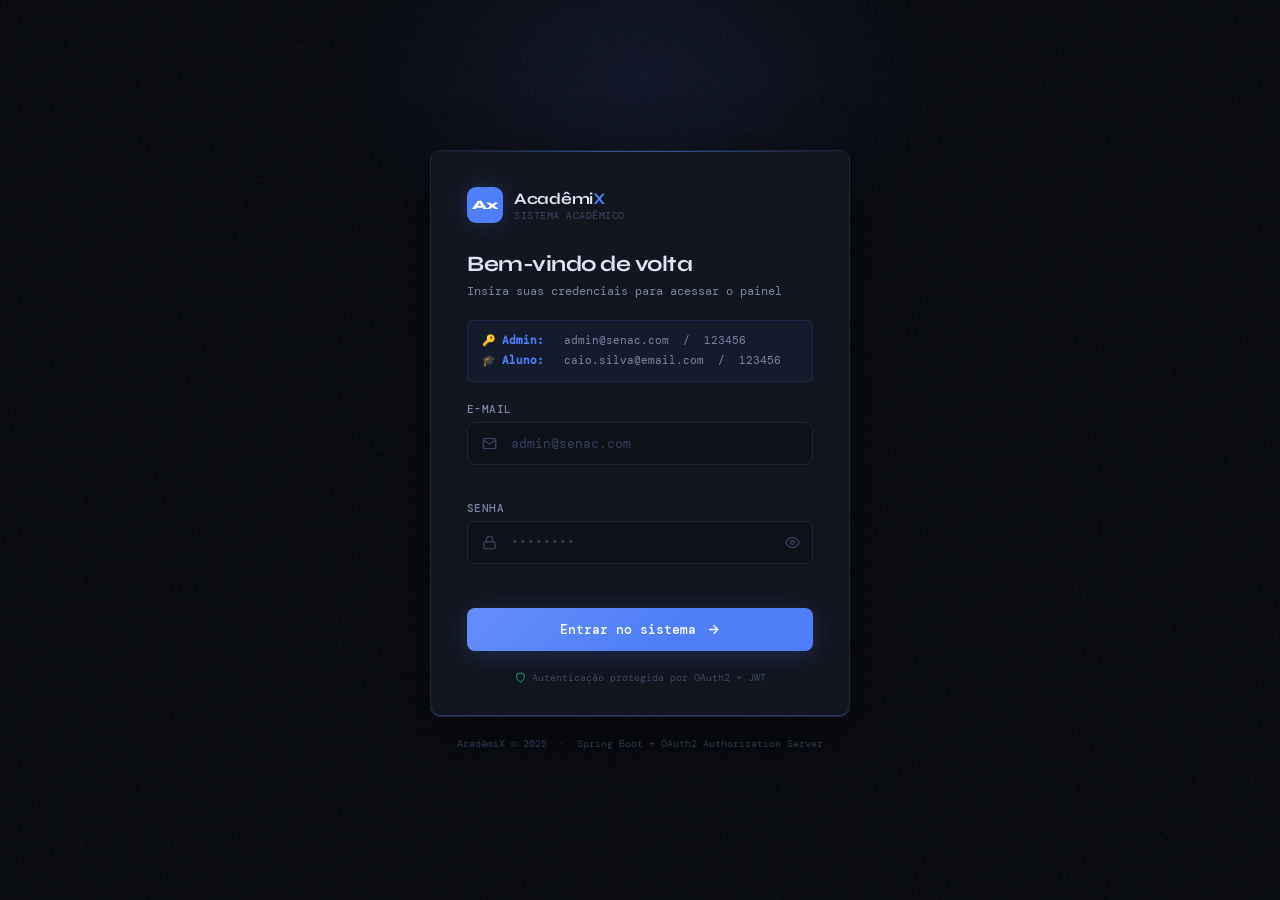
<file: front/index.html>
<!DOCTYPE html>
<html>
<head>
  <meta charset="UTF-8">
  <title>Login</title>
  <link rel="stylesheet" href="style.css">
</head>
<body>

<script>
  window.location.href = "login.html";
</script>

</body>
</html>
</file>
<file: front/style.css>
/*
  =============================================================================
  ACADÊMIX — style.css  |  CSS COMPARTILHADO
  login.html + dashboard.html
  =============================================================================
*/

/* ─── Custom Properties ─────────────────────────────────────────────────── */
:root {
  --bg-base:        #080a10;
  --bg-surface:     #0e1118;
  --bg-card:        #12161f;
  --bg-elevated:    #181d2a;
  --bg-hover:       #1e2333;
  --bg-field:       #0f1219;
  --border:         #1e243a;
  --border-light:   #2a3050;
  --border-focus:   #3d5fc4;
  --border-error:   #c4433d;
  --text-primary:   #dde3f4;
  --text-secondary: #7b85a3;
  --text-muted:     #3e4863;
  --text-placeholder:#354060;
  --accent:         #4f7ef8;
  --accent-hover:   #3d6bec;
  --accent-glow:    rgba(79,126,248,0.22);
  --accent-dim:     rgba(79,126,248,0.09);
  --green:          #3ec98e;
  --green-glow:     rgba(62,201,142,0.15);
  --amber:          #f5a623;
  --amber-glow:     rgba(245,166,35,0.15);
  --rose:           #f06292;
  --rose-glow:      rgba(240,98,146,0.15);
  --error:          #e05252;
  --error-bg:       rgba(196,67,61,0.08);
  --error-border:   rgba(196,67,61,0.25);
  --font-display:   'Syne', sans-serif;
  --font-mono:      'DM Mono', monospace;
  --sidebar-w:      240px;
  --header-h:       60px;
  --radius:         10px;
  --radius-sm:      6px;
  --radius-field:   8px;
  --ease:           cubic-bezier(0.22, 1, 0.36, 1);
  --t:              0.22s;
  --transition:     0.2s ease;
}

/* ─── Reset ─────────────────────────────────────────────────────────────── */
*, *::before, *::after { box-sizing: border-box; margin: 0; padding: 0; }
html { font-size: 16px; -webkit-text-size-adjust: 100%; scroll-behavior: smooth; }
body { font-family: var(--font-mono); background: var(--bg-base); color: var(--text-primary); min-height: 100dvh; overflow-x: hidden; }
a { color: inherit; text-decoration: none; }
button { font-family: inherit; }
input, button { outline: none; }

/* ─── Fundo decorativo ───────────────────────────────────────────────────── */
.bg-grid { position: fixed; inset: 0; background-image: radial-gradient(circle, rgba(79,126,248,0.06) 1px, transparent 1px); background-size: 32px 32px; pointer-events: none; z-index: 0; }
.bg-glow { position: fixed; top: -120px; left: 50%; transform: translateX(-50%); width: 600px; height: 400px; background: radial-gradient(ellipse at center, rgba(79,126,248,0.10) 0%, transparent 70%); pointer-events: none; z-index: 0; }
body::after { content: ''; position: fixed; inset: 0; background-image: url("data:image/svg+xml,%3Csvg viewBox='0 0 256 256' xmlns='http://www.w3.org/2000/svg'%3E%3Cfilter id='n'%3E%3CfeTurbulence type='fractalNoise' baseFrequency='0.9' numOctaves='4' stitchTiles='stitch'/%3E%3C/filter%3E%3Crect width='100%25' height='100%25' filter='url(%23n)' opacity='0.035'/%3E%3C/svg%3E"); pointer-events: none; z-index: 0; }

/* ═══════════════════════════════════════════════════════════════════════════
   LOGIN
═══════════════════════════════════════════════════════════════════════════ */
body.page-login { display: flex; align-items: center; justify-content: center; }

.login-wrapper { position: relative; z-index: 1; width: 100%; display: flex; flex-direction: column; align-items: center; gap: 20px; padding: 24px 16px; }

.login-card { width: 100%; max-width: 420px; background: var(--bg-card); border: 1px solid var(--border); border-radius: var(--radius); padding: 36px 36px 32px; position: relative; overflow: hidden; box-shadow: 0 20px 60px rgba(0,0,0,0.5), 0 -1px 0 0 rgba(79,126,248,0.35) inset; }
.login-card::before { content: ''; position: absolute; top: 0; left: 0; right: 0; height: 1px; background: linear-gradient(90deg, transparent, rgba(79,126,248,0.5) 40%, rgba(79,126,248,0.5) 60%, transparent); }
.login-card.card-enter { animation: cardSlideIn 0.55s var(--ease) both; }

.brand { display: flex; align-items: center; gap: 11px; margin-bottom: 28px; }
.brand-icon { width: 36px; height: 36px; background: var(--accent); border-radius: 9px; display: flex; align-items: center; justify-content: center; font-family: var(--font-display); font-weight: 800; font-size: 13px; color: #fff; letter-spacing: -1px; box-shadow: 0 0 24px var(--accent-glow); flex-shrink: 0; user-select: none; }
.brand-info { display: flex; flex-direction: column; gap: 1px; }
.brand-name { font-family: var(--font-display); font-size: 16px; font-weight: 700; letter-spacing: -0.3px; color: var(--text-primary); }
.brand-name em { font-style: normal; color: var(--accent); }
.brand-tagline { font-size: 10px; color: var(--text-muted); letter-spacing: 0.5px; text-transform: uppercase; }

.card-header { margin-bottom: 20px; }
.card-title { font-family: var(--font-display); font-size: 22px; font-weight: 700; letter-spacing: -0.5px; color: var(--text-primary); margin-bottom: 5px; }
.card-sub { font-size: 12px; color: var(--text-secondary); line-height: 1.5; }

/* Hint de credenciais */
.login-hint { background: rgba(79,126,248,0.06); border: 1px solid rgba(79,126,248,0.15); border-radius: var(--radius-sm); padding: 10px 14px; margin-bottom: 20px; font-size: 11px; color: var(--text-secondary); line-height: 1.8; }
.login-hint strong { color: var(--accent); font-weight: 600; }
.login-hint .hint-row { display: flex; align-items: center; gap: 6px; }

.error-banner { display: flex; align-items: flex-start; gap: 10px; background: var(--error-bg); border: 1px solid var(--error-border); border-radius: var(--radius-sm); padding: 11px 14px; margin-bottom: 18px; font-size: 12px; color: var(--error); line-height: 1.5; animation: slideDown 0.25s var(--ease); }
.error-banner[hidden] { display: none; }
.error-icon { width: 15px; height: 15px; flex-shrink: 0; margin-top: 1px; }

.login-form { display: flex; flex-direction: column; gap: 16px; }
.field-group { display: flex; flex-direction: column; gap: 6px; }
.field-label-row { display: flex; align-items: center; justify-content: space-between; }
.field-label { font-size: 11px; font-weight: 500; letter-spacing: 0.4px; color: var(--text-secondary); text-transform: uppercase; }
.forgot-link { font-family: var(--font-mono); font-size: 10.5px; color: var(--text-muted); background: none; border: none; cursor: pointer; padding: 0; transition: color var(--t); }
.forgot-link:hover { color: var(--accent); }
.field-wrap { position: relative; display: flex; align-items: center; background: var(--bg-field); border: 1px solid var(--border); border-radius: var(--radius-field); transition: border-color var(--t), box-shadow var(--t), background var(--t); }
.field-wrap:focus-within { border-color: var(--border-focus); box-shadow: 0 0 0 3px rgba(79,126,248,0.12); background: var(--bg-elevated); }
.field-wrap.has-error { border-color: var(--border-error); box-shadow: 0 0 0 3px rgba(196,67,61,0.1); }
.field-icon { width: 15px; height: 15px; color: var(--text-muted); flex-shrink: 0; margin-left: 14px; pointer-events: none; transition: color var(--t); }
.field-wrap:focus-within .field-icon { color: var(--accent); }
.field-input { flex: 1; background: transparent; border: none; outline: none; font-family: var(--font-mono); font-size: 13px; color: var(--text-primary); padding: 12px 14px; width: 100%; caret-color: var(--accent); }
.field-input::placeholder { color: var(--text-placeholder); }
.toggle-password { background: none; border: none; cursor: pointer; padding: 0 12px; color: var(--text-muted); display: flex; align-items: center; transition: color var(--t); flex-shrink: 0; }
.toggle-password:hover { color: var(--text-secondary); }
.toggle-password svg { width: 15px; height: 15px; }
.field-error { font-size: 10.5px; color: var(--error); min-height: 14px; line-height: 1; padding-left: 2px; display: block; }

.btn-login { margin-top: 8px; width: 100%; display: flex; align-items: center; justify-content: center; gap: 10px; padding: 13px 20px; background: var(--accent); color: #fff; border: none; border-radius: var(--radius-field); font-family: var(--font-mono); font-size: 13px; font-weight: 500; cursor: pointer; position: relative; overflow: hidden; transition: background var(--t), box-shadow var(--t), transform var(--t); box-shadow: 0 4px 24px var(--accent-glow); }
.btn-login::before { content: ''; position: absolute; inset: 0; background: linear-gradient(135deg, rgba(255,255,255,0.12) 0%, transparent 60%); pointer-events: none; }
.btn-login:hover:not(:disabled) { background: var(--accent-hover); box-shadow: 0 6px 32px rgba(79,126,248,0.35); transform: translateY(-1px); }
.btn-login:active:not(:disabled) { transform: translateY(0); }
.btn-login:disabled { opacity: 0.65; cursor: not-allowed; }
.btn-arrow { width: 15px; height: 15px; flex-shrink: 0; transition: transform var(--t); }
.btn-login:hover:not(:disabled) .btn-arrow { transform: translateX(3px); }
.btn-spinner { display: none; width: 15px; height: 15px; flex-shrink: 0; animation: spinBtn 0.7s linear infinite; }
.btn-login.loading .btn-arrow   { display: none; }
.btn-login.loading .btn-spinner { display: block; }

.security-note { display: flex; align-items: center; justify-content: center; gap: 6px; margin-top: 20px; font-size: 10px; color: var(--text-muted); }
.security-note svg { width: 11px; height: 11px; color: var(--green); flex-shrink: 0; }
.login-footer { font-size: 10px; color: var(--text-muted); text-align: center; }

/* ═══════════════════════════════════════════════════════════════════════════
   DASHBOARD
═══════════════════════════════════════════════════════════════════════════ */
body.page-dashboard { display: flex; min-height: 100vh; }

.sidebar { position: fixed; top: 0; left: 0; width: var(--sidebar-w); height: 100vh; background: var(--bg-surface); border-right: 1px solid var(--border); display: flex; flex-direction: column; z-index: 100; transition: transform var(--transition); }
.sidebar-logo { display: flex; align-items: center; gap: 10px; padding: 0 20px; height: var(--header-h); border-bottom: 1px solid var(--border); flex-shrink: 0; }
.logo-icon { width: 30px; height: 30px; background: var(--accent); border-radius: 8px; display: flex; align-items: center; justify-content: center; font-family: var(--font-display); font-weight: 800; font-size: 14px; color: #fff; letter-spacing: -1px; box-shadow: 0 0 20px var(--accent-glow); flex-shrink: 0; }
.logo-text { font-family: var(--font-display); font-weight: 700; font-size: 15px; letter-spacing: -0.3px; color: var(--text-primary); }
.logo-text span { color: var(--accent); }
.sidebar-section { padding: 20px 12px 8px; flex: 1; overflow-y: auto; }
.sidebar-label { font-size: 9px; letter-spacing: 1.5px; text-transform: uppercase; color: var(--text-muted); padding: 0 8px; margin-bottom: 6px; }
.nav-item { display: flex; align-items: center; gap: 10px; padding: 9px 12px; border-radius: var(--radius-sm); cursor: pointer; transition: background var(--transition), color var(--transition); color: var(--text-secondary); font-size: 12.5px; font-weight: 500; margin-bottom: 2px; border: 1px solid transparent; user-select: none; }
.nav-item:hover { background: var(--bg-hover); color: var(--text-primary); }
.nav-item.active { background: var(--accent-dim); color: var(--accent); border-color: rgba(79,126,248,0.15); }
.nav-item.active .nav-dot { background: var(--accent); box-shadow: 0 0 8px var(--accent); }
.nav-icon { width: 16px; height: 16px; flex-shrink: 0; opacity: 0.7; }
.nav-item.active .nav-icon { opacity: 1; }
.nav-dot { width: 5px; height: 5px; border-radius: 50%; background: var(--text-muted); margin-left: auto; flex-shrink: 0; transition: all var(--transition); }

.sidebar-user { padding: 12px 16px; border-top: 1px solid var(--border); display: flex; align-items: center; gap: 10px; }
.user-avatar { width: 28px; height: 28px; border-radius: 50%; background: var(--accent-dim); border: 1px solid var(--border-focus); display: flex; align-items: center; justify-content: center; font-size: 11px; color: var(--accent); font-weight: 700; flex-shrink: 0; }
.user-info { flex: 1; overflow: hidden; }
.user-email { font-size: 10px; color: var(--text-secondary); white-space: nowrap; overflow: hidden; text-overflow: ellipsis; }
.user-role { font-size: 9px; color: var(--text-muted); text-transform: uppercase; letter-spacing: 0.5px; }
.btn-logout { background: none; border: 1px solid var(--border); border-radius: var(--radius-sm); width: 28px; height: 28px; display: flex; align-items: center; justify-content: center; cursor: pointer; color: var(--text-muted); transition: all var(--transition); flex-shrink: 0; }
.btn-logout:hover { border-color: var(--rose); color: var(--rose); background: var(--rose-glow); }
.btn-logout svg { width: 13px; height: 13px; }
.sidebar-footer { padding: 10px 16px; border-top: 1px solid var(--border); font-size: 10px; color: var(--text-muted); display: flex; align-items: center; gap: 8px; }
.status-dot { width: 6px; height: 6px; border-radius: 50%; background: var(--green); box-shadow: 0 0 6px var(--green); flex-shrink: 0; }
.overlay { display: none; position: fixed; inset: 0; background: rgba(0,0,0,0.5); z-index: 99; backdrop-filter: blur(2px); }
.overlay.show { display: block; }

.main { margin-left: var(--sidebar-w); flex: 1; display: flex; flex-direction: column; min-height: 100vh; position: relative; z-index: 1; }
.header { position: sticky; top: 0; height: var(--header-h); background: rgba(8,10,16,0.88); backdrop-filter: blur(12px); border-bottom: 1px solid var(--border); display: flex; align-items: center; justify-content: space-between; padding: 0 28px; z-index: 50; }
.header-left { display: flex; align-items: center; gap: 12px; }
.header-title { font-family: var(--font-display); font-size: 14px; font-weight: 600; color: var(--text-primary); }
.header-breadcrumb { font-size: 11px; color: var(--text-muted); display: flex; align-items: center; gap: 6px; }
.breadcrumb-sep { opacity: 0.4; }
.header-right { display: flex; align-items: center; gap: 10px; }
.token-badge { display: flex; align-items: center; gap: 6px; padding: 4px 10px; border-radius: 20px; background: rgba(62,201,142,0.08); border: 1px solid rgba(62,201,142,0.2); font-size: 10px; color: var(--green); }
.token-badge-dot { width: 5px; height: 5px; border-radius: 50%; background: var(--green); box-shadow: 0 0 6px var(--green); }
.menu-toggle { display: none; align-items: center; justify-content: center; width: 34px; height: 34px; border-radius: var(--radius-sm); border: 1px solid var(--border); background: var(--bg-elevated); cursor: pointer; color: var(--text-secondary); flex-shrink: 0; }

.btn { display: flex; align-items: center; gap: 7px; padding: 7px 14px; border-radius: var(--radius-sm); border: 1px solid var(--border); background: var(--bg-elevated); color: var(--text-secondary); font-family: var(--font-mono); font-size: 11.5px; font-weight: 500; cursor: pointer; transition: all var(--transition); white-space: nowrap; }
.btn:hover { background: var(--bg-hover); color: var(--text-primary); border-color: var(--border-light); }
.btn-primary { background: var(--accent); color: #fff; border-color: var(--accent); }
.btn-primary:hover { background: var(--accent-hover); border-color: var(--accent-hover); color: #fff; box-shadow: 0 0 18px var(--accent-glow); }
.btn-icon { width: 14px; height: 14px; flex-shrink: 0; }
.btn.spinning .btn-icon { animation: spin 0.8s linear infinite; }

.content { padding: 28px; flex: 1; }
.page { display: none; }
.page.active { display: block; animation: fadeUp 0.25s ease; }
.page-header { margin-bottom: 24px; }
.page-title { font-family: var(--font-display); font-size: 22px; font-weight: 700; color: var(--text-primary); letter-spacing: -0.5px; margin-bottom: 4px; }
.page-sub { font-size: 12px; color: var(--text-muted); }

.stats-grid { display: grid; grid-template-columns: repeat(3, 1fr); gap: 16px; margin-bottom: 28px; }
.stat-card { background: var(--bg-surface); border: 1px solid var(--border); border-radius: var(--radius); padding: 20px; position: relative; overflow: hidden; transition: border-color var(--transition), transform var(--transition); cursor: pointer; }
.stat-card::before { content: ''; position: absolute; top: 0; left: 0; right: 0; height: 2px; border-radius: var(--radius) var(--radius) 0 0; }
.stat-card.blue::before  { background: var(--accent); box-shadow: 0 0 20px var(--accent-glow); }
.stat-card.green::before { background: var(--green);  box-shadow: 0 0 20px var(--green-glow); }
.stat-card.amber::before { background: var(--amber);  box-shadow: 0 0 20px var(--amber-glow); }
.stat-card:hover { border-color: var(--border-light); transform: translateY(-2px); }
.stat-top { display: flex; align-items: flex-start; justify-content: space-between; margin-bottom: 16px; }
.stat-label { font-size: 10px; letter-spacing: 1px; text-transform: uppercase; color: var(--text-muted); font-weight: 500; }
.stat-icon-wrap { width: 32px; height: 32px; border-radius: 8px; display: flex; align-items: center; justify-content: center; }
.stat-icon-wrap.blue  { background: var(--accent-dim); } .stat-icon-wrap.green { background: var(--green-glow); } .stat-icon-wrap.amber { background: var(--amber-glow); }
.stat-icon { width: 15px; height: 15px; } .stat-icon.blue { color: var(--accent); } .stat-icon.green { color: var(--green); } .stat-icon.amber { color: var(--amber); }
.stat-value { font-family: var(--font-display); font-size: 36px; font-weight: 800; letter-spacing: -2px; color: var(--text-primary); line-height: 1; margin-bottom: 6px; transition: all 0.4s ease; }
.stat-value.loading-val { color: var(--text-muted); font-size: 24px; }
.stat-footer { font-size: 10.5px; color: var(--text-muted); display: flex; align-items: center; gap: 5px; }

.quick-grid { display: grid; grid-template-columns: repeat(3, 1fr); gap: 12px; margin-bottom: 28px; }
.quick-card { background: var(--bg-surface); border: 1px solid var(--border); border-radius: var(--radius); padding: 16px; display: flex; align-items: center; gap: 12px; cursor: pointer; transition: all var(--transition); }
.quick-card:hover { background: var(--bg-elevated); border-color: var(--border-light); transform: translateX(2px); }
.quick-icon { width: 36px; height: 36px; border-radius: 8px; display: flex; align-items: center; justify-content: center; flex-shrink: 0; font-size: 16px; }
.quick-title { font-size: 12px; font-weight: 500; color: var(--text-primary); margin-bottom: 2px; } .quick-desc { font-size: 10px; color: var(--text-muted); }
.quick-arrow { margin-left: auto; color: var(--text-muted); font-size: 16px; transition: transform var(--transition); }
.quick-card:hover .quick-arrow { transform: translateX(3px); color: var(--accent); }

.section-header { display: flex; align-items: center; justify-content: space-between; margin-bottom: 14px; gap: 12px; }
.section-title { font-family: var(--font-display); font-size: 14px; font-weight: 600; color: var(--text-primary); display: flex; align-items: center; gap: 8px; }
.count-badge { font-size: 10px; padding: 2px 8px; border-radius: 20px; background: var(--bg-elevated); color: var(--text-muted); border: 1px solid var(--border); font-family: var(--font-mono); }
.search-box { display: flex; align-items: center; gap: 8px; background: var(--bg-elevated); border: 1px solid var(--border); border-radius: var(--radius-sm); padding: 7px 12px; flex: 1; max-width: 260px; transition: border-color var(--t); }
.search-box:focus-within { border-color: var(--border-focus); }
.search-box input { background: none; border: none; outline: none; font-family: var(--font-mono); font-size: 11.5px; color: var(--text-primary); width: 100%; }
.search-box input::placeholder { color: var(--text-muted); }
.search-icon { color: var(--text-muted); flex-shrink: 0; }
.table-wrap { background: var(--bg-surface); border: 1px solid var(--border); border-radius: var(--radius); overflow: hidden; }
table { width: 100%; border-collapse: collapse; }
thead tr { border-bottom: 1px solid var(--border); background: var(--bg-elevated); }
th { padding: 11px 16px; text-align: left; font-size: 9.5px; letter-spacing: 1px; text-transform: uppercase; color: var(--text-muted); font-weight: 600; white-space: nowrap; }
tbody tr { border-bottom: 1px solid rgba(30,36,58,0.6); transition: background var(--transition); }
tbody tr:last-child { border-bottom: none; }
tbody tr:hover { background: var(--bg-hover); }
td { padding: 12px 16px; font-size: 12px; color: var(--text-secondary); vertical-align: middle; }
td:first-child { color: var(--text-muted); font-size: 10.5px; }
.td-main  { font-weight: 500; color: var(--text-primary) !important; font-size: 12.5px !important; }
.td-mono  { font-family: var(--font-mono); font-size: 11px; color: var(--accent) !important; }
.td-email { color: var(--text-secondary) !important; font-size: 11.5px !important; }
.td-value { font-weight: 600; color: var(--green) !important; }
.row-id { display: inline-flex; align-items: center; justify-content: center; width: 28px; height: 22px; border-radius: 5px; background: var(--bg-elevated); border: 1px solid var(--border); font-family: var(--font-mono); font-size: 10px; color: var(--text-muted); }

.state-box { padding: 56px 20px; text-align: center; color: var(--text-muted); display: flex; flex-direction: column; align-items: center; gap: 12px; }
.state-icon { font-size: 32px; opacity: 0.3; }
.state-title { font-family: var(--font-display); font-size: 14px; font-weight: 600; color: var(--text-secondary); }
.state-sub { font-size: 11px; max-width: 320px; line-height: 1.7; }
.state-sub code { color: var(--accent); font-size: 11px; background: var(--accent-dim); padding: 1px 5px; border-radius: 4px; }

.skeleton { background: linear-gradient(90deg, var(--bg-elevated) 25%, var(--bg-hover) 50%, var(--bg-elevated) 75%); background-size: 200% 100%; animation: shimmer 1.4s infinite; border-radius: 4px; height: 12px; }
.skeleton-row td { padding: 14px 16px; }

.toast { position: fixed; bottom: 24px; right: 24px; background: var(--bg-elevated); border: 1px solid var(--border); border-radius: var(--radius); padding: 12px 16px; font-size: 12px; color: var(--text-primary); display: flex; align-items: center; gap: 10px; z-index: 999; transform: translateY(80px); opacity: 0; transition: all 0.3s ease; max-width: 320px; box-shadow: 0 8px 32px rgba(0,0,0,0.4); }
.toast.show { transform: translateY(0); opacity: 1; }
.toast.success { border-left: 3px solid var(--green); } .toast.error { border-left: 3px solid var(--rose); } .toast.info { border-left: 3px solid var(--accent); }
.toast-dot { width: 7px; height: 7px; border-radius: 50%; flex-shrink: 0; }
.toast.success .toast-dot { background: var(--green); box-shadow: 0 0 6px var(--green); } .toast.error .toast-dot { background: var(--rose); } .toast.info .toast-dot { background: var(--accent); }

::-webkit-scrollbar { width: 5px; height: 5px; } ::-webkit-scrollbar-track { background: transparent; } ::-webkit-scrollbar-thumb { background: var(--border-light); border-radius: 20px; } ::-webkit-scrollbar-thumb:hover { background: var(--text-muted); }

/* ─── Keyframes ──────────────────────────────────────────────────────────── */
@keyframes cardSlideIn { from { opacity: 0; transform: translateY(24px) scale(0.97); } to { opacity: 1; transform: translateY(0) scale(1); } }
@keyframes slideDown   { from { opacity: 0; transform: translateY(-6px); } to { opacity: 1; transform: translateY(0); } }
@keyframes spinBtn     { to { transform: rotate(360deg); } }
@keyframes spin        { to { transform: rotate(360deg); } }
@keyframes shimmer     { 0% { background-position: 200% 0; } 100% { background-position: -200% 0; } }
@keyframes fadeUp      { from { opacity: 0; transform: translateY(8px); } to { opacity: 1; transform: translateY(0); } }

/* ─── Responsividade ─────────────────────────────────────────────────────── */
@media (max-width: 900px) { .stats-grid { grid-template-columns: repeat(2, 1fr); } .quick-grid { grid-template-columns: repeat(2, 1fr); } }
@media (max-width: 700px) { :root { --sidebar-w: 220px; } .sidebar { transform: translateX(-100%); } .sidebar.open { transform: translateX(0); box-shadow: 4px 0 40px rgba(0,0,0,0.5); } .main { margin-left: 0; } .menu-toggle { display: flex; } .stats-grid { grid-template-columns: 1fr 1fr; } .quick-grid { grid-template-columns: 1fr; } .content { padding: 16px; } .header { padding: 0 16px; } .search-box { max-width: 100%; } .section-header { flex-wrap: wrap; } td, th { padding: 10px 12px; font-size: 11px; } .token-badge { display: none; } }
@media (max-width: 500px) { .login-card { padding: 28px 22px 24px; } .card-title { font-size: 19px; } .stats-grid { grid-template-columns: 1fr; } .stat-value { font-size: 28px; } }
@media (prefers-reduced-motion: reduce) { .login-card.card-enter, .error-banner, .skeleton, .toast { animation: none !important; transition: none !important; } }
</file>
